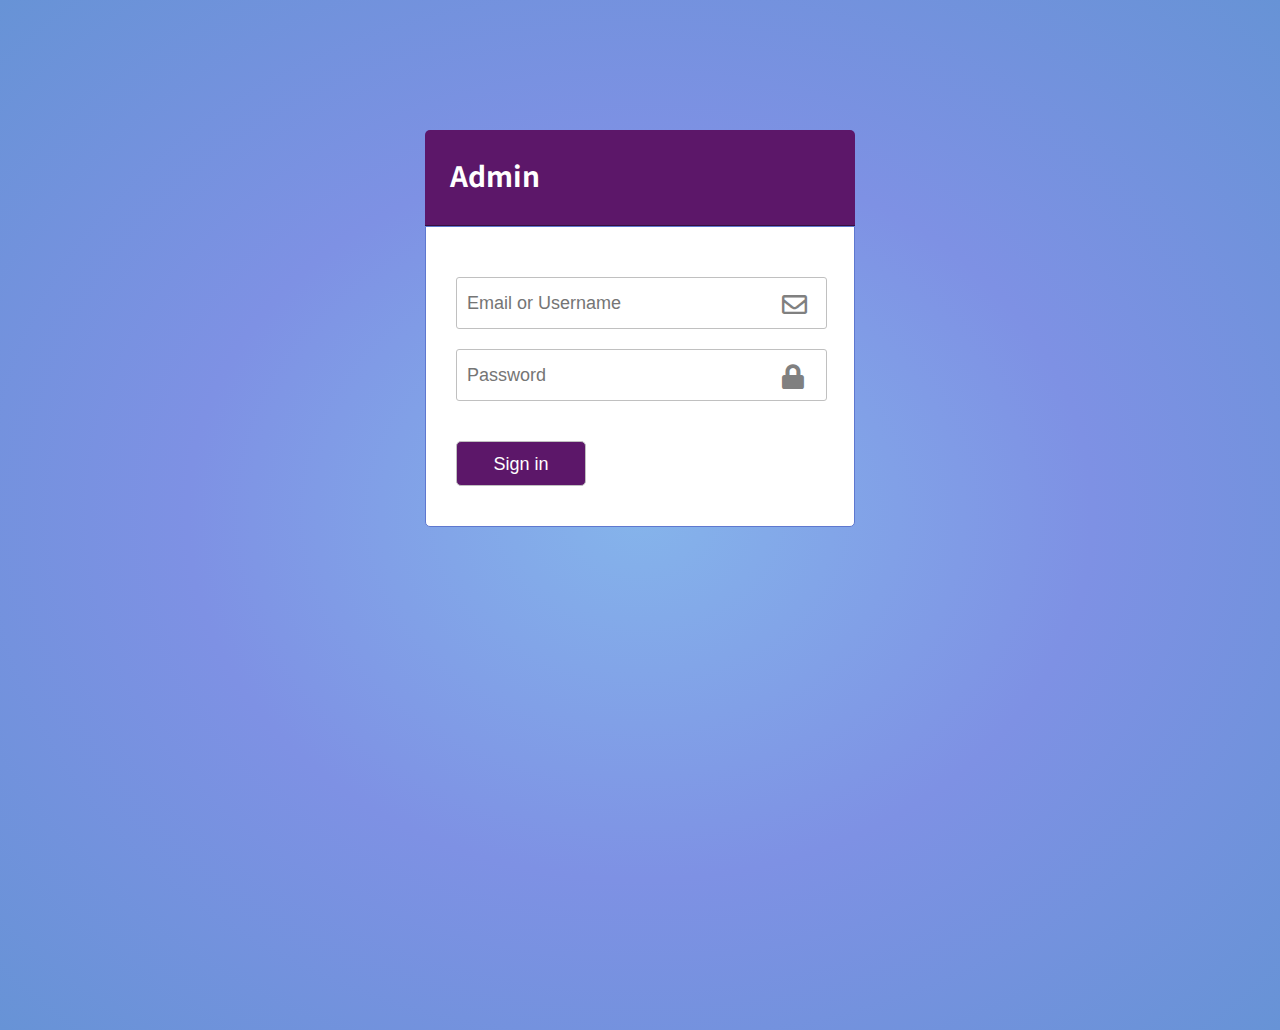
<file: doctorappointment/doctorappointment/admin.html>
<!DOCTYPE html>

<html lang="en">
   <head>
      <meta charset="UTF-8">
      <title>Login Form</title>
      <link rel="stylesheet" href="adminstyle.css">
      <link rel="stylesheet" href="https://use.fontawesome.com/releases/v5.6.3/css/all.css">
   </head>
   <body>
      <div class="center">
         <div class="header">
            Admin 
         </div>
         <form>
            <input type="text" placeholder="Email or Username">
            <i class="far fa-envelope"></i>
            <input id="pswrd" type="password" placeholder="Password">
            <i class="fas fa-lock" onclick="show()"></i>
            <input type="submit" value="Sign in">
        
         </form>
      </div>
      <script>
         function show(){
          var pswrd = document.getElementById('pswrd');
          var icon = document.querySelector('.fas');
          if (pswrd.type === "password") {
           pswrd.type = "text";
           pswrd.style.marginTop = "20px";
           icon.style.color = "#7f2092";
          }else{
           pswrd.type = "password";
           icon.style.color = "grey";
          }
         }
      </script>
   </body>
</html>
</file>
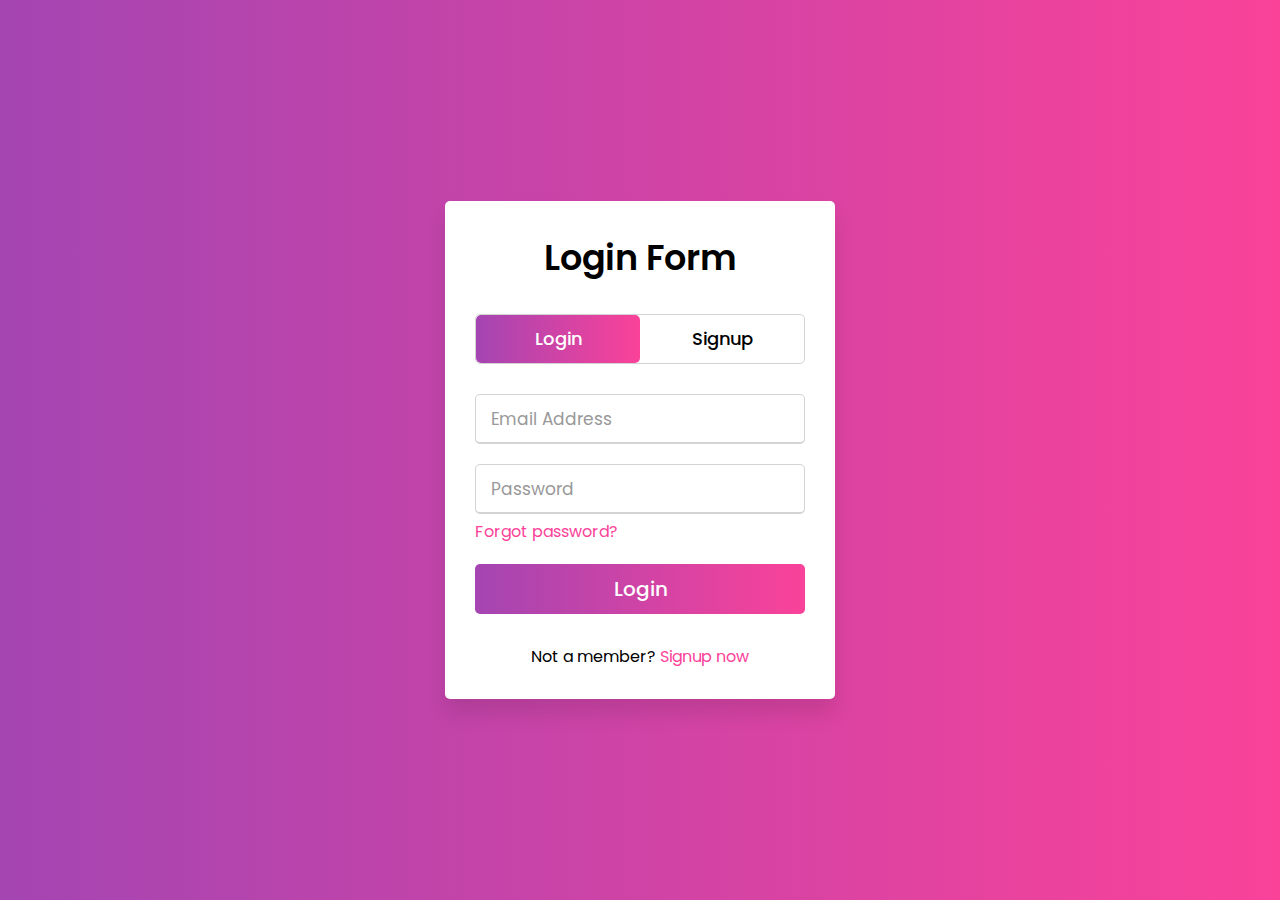
<file: doctorappointment/doctorappointment/login.html>
<!DOCTYPE html>
<html lang="en" dir="ltr">
  <head>
    <meta charset="utf-8">
    <title>Login & Signup Form  </title>
    <link rel="stylesheet" href="style.css">
    <meta name="viewport" content="width=device-width, initial-scale=1.0">
  </head>
  <body>
    <div class="wrapper">
      <div class="title-text">
        <div class="title login">Login Form</div>
        <div class="title signup">Signup Form</div>
      </div>
      <div class="form-container">
        <div class="slide-controls">
          <input type="radio" name="slide" id="login" checked>
          <input type="radio" name="slide" id="signup">
          <label for="login" class="slide login">Login</label>
          <label for="signup" class="slide signup">Signup</label>
          <div class="slider-tab"></div>
        </div>
        <div class="form-inner">
          <form action="#" class="login">
            <div class="field">
              <input type="text" placeholder="Email Address" required>
            </div>
            <div class="field">
              <input type="password" placeholder="Password" required>
            </div>
            <div class="pass-link"><a href="#">Forgot password?</a></div>
            <div class="field btn">
              <div class="btn-layer"></div>
              <input type="submit" value="Login">
            </div>
            <div class="signup-link">Not a member? <a href="">Signup now</a></div>
          </form>
          <form action="#" class="signup">
            <div class="field">
              <input type="text" placeholder="Email Address" required>
            </div>
            <div class="field">
              <input type="password" placeholder="Password" required>
            </div>
            <div class="field">
              <input type="password" placeholder="Confirm password" required>
            </div>
            <div class="field btn">
              <div class="btn-layer"></div>
              <input type="submit" value="Signup">
            </div>
          </form>
        </div>
      </div>
    </div>

    <script>
      const loginText = document.querySelector(".title-text .login");
      const loginForm = document.querySelector("form.login");
      const loginBtn = document.querySelector("label.login");
      const signupBtn = document.querySelector("label.signup");
      const signupLink = document.querySelector("form .signup-link a");
      signupBtn.onclick = (()=>{
        loginForm.style.marginLeft = "-50%";
        loginText.style.marginLeft = "-50%";
      });
      loginBtn.onclick = (()=>{
        loginForm.style.marginLeft = "0%";
        loginText.style.marginLeft = "0%";
      });
      signupLink.onclick = (()=>{
        signupBtn.click();
        return false;
      });
    </script>

  </body>
</html>
</file>
<file: doctorappointment/doctorappointment/adminstyle.css>
@import url('https://fonts.googleapis.com/css?family=Noto+Sans+TC&display=swap');
body{
 margin: 0;
 padding: 0;
 background: radial-gradient(#85b4eb,#7e91e4,#6793d6);
 height: 100vh;
 overflow: hidden;
 font-family: 'Noto Sans TC', sans-serif;
}
.center{
 width: 430px;
 margin: 130px auto;
 position: relative;
}
.center .header{
 font-size: 28px;
 font-weight: bold;
 color: white;
 padding: 25px 0 30px 25px;
 background: #5c1769;
 border-bottom: 1px solid #370e3f;
 border-radius: 5px 5px 0 0;
}
.center form{
 position: absolute;
 background: white;
 width: 100%;
 padding: 50px 10px 0 30px;
 box-sizing: border-box;
 border: 1px solid #5e78cf;
 border-radius: 0 0 5px 5px;
}
form input{
 height: 50px;
 width: 90%;
 padding: 0 10px;
 border-radius: 3px;
 border: 1px solid silver;
 font-size: 18px;
 outline: none;
}
form input[type="password"]{
 margin-top: 20px;
}
form i{
 position: absolute;
 font-size: 25px;
 color: grey;
 margin: 15px 0 0 -45px;
}
i.fa-lock{
 margin-top: 35px;
}
form input[type="submit"]{
 margin-top: 40px;
 margin-bottom: 40px;
 width: 130px;
 height: 45px;
 color: white;
 cursor: pointer;
 line-height: 45px;
 border-radius: 45px;
 border-radius: 5px;
 background: #5c1769;
}
form input[type="submit"]:hover{
 background: #491254;
 transition: .5s;
}
form a{
 text-decoration: none;
 font-size: 18px;
 color: #7f2092;
 padding: 0 0 0 20px;
}
</file>
<file: doctorappointment/doctorappointment/style.css>
@import url('https://fonts.googleapis.com/css?family=Poppins:400,500,600,700&display=swap');
*{
  margin: 0;
  padding: 0;
  box-sizing: border-box;
  font-family: 'Poppins', sans-serif;
}
html,body{
  display: grid;
  height: 100%;
  width: 100%;
  place-items: center;
  background: -webkit-linear-gradient(left, #a445b2, #fa4299);
}
::selection{
  background: #fa4299;
  color: #fff;
}
.wrapper{
  overflow: hidden;
  max-width: 390px;
  background: #fff;
  padding: 30px;
  border-radius: 5px;
  box-shadow: 0px 15px 20px rgba(0,0,0,0.1);
}
.wrapper .title-text{
  display: flex;
  width: 200%;
}
.wrapper .title{
  width: 50%;
  font-size: 35px;
  font-weight: 600;
  text-align: center;
  transition: all 0.6s cubic-bezier(0.68,-0.55,0.265,1.55);
}
.wrapper .slide-controls{
  position: relative;
  display: flex;
  height: 50px;
  width: 100%;
  overflow: hidden;
  margin: 30px 0 10px 0;
  justify-content: space-between;
  border: 1px solid lightgrey;
  border-radius: 5px;
}
.slide-controls .slide{
  height: 100%;
  width: 100%;
  color: #fff;
  font-size: 18px;
  font-weight: 500;
  text-align: center;
  line-height: 48px;
  cursor: pointer;
  z-index: 1;
  transition: all 0.6s ease;
}
.slide-controls label.signup{
  color: #000;
}
.slide-controls .slider-tab{
  position: absolute;
  height: 100%;
  width: 50%;
  left: 0;
  z-index: 0;
  border-radius: 5px;
  background: -webkit-linear-gradient(left, #a445b2, #fa4299);
  transition: all 0.6s cubic-bezier(0.68,-0.55,0.265,1.55);
}
input[type="radio"]{
  display: none;
}
#signup:checked ~ .slider-tab{
  left: 50%;
}
#signup:checked ~ label.signup{
  color: #fff;
  cursor: default;
  user-select: none;
}
#signup:checked ~ label.login{
  color: #000;
}
#login:checked ~ label.signup{
  color: #000;
}
#login:checked ~ label.login{
  cursor: default;
  user-select: none;
}
.wrapper .form-container{
  width: 100%;
  overflow: hidden;
}
.form-container .form-inner{
  display: flex;
  width: 200%;
}
.form-container .form-inner form{
  width: 50%;
  transition: all 0.6s cubic-bezier(0.68,-0.55,0.265,1.55);
}
.form-inner form .field{
  height: 50px;
  width: 100%;
  margin-top: 20px;
}
.form-inner form .field input{
  height: 100%;
  width: 100%;
  outline: none;
  padding-left: 15px;
  border-radius: 5px;
  border: 1px solid lightgrey;
  border-bottom-width: 2px;
  font-size: 17px;
  transition: all 0.3s ease;
}
.form-inner form .field input:focus{
  border-color: #fc83bb;
  /* box-shadow: inset 0 0 3px #fb6aae; */
}
.form-inner form .field input::placeholder{
  color: #999;
  transition: all 0.3s ease;
}
form .field input:focus::placeholder{
  color: #b3b3b3;
}
.form-inner form .pass-link{
  margin-top: 5px;
}
.form-inner form .signup-link{
  text-align: center;
  margin-top: 30px;
}
.form-inner form .pass-link a,
.form-inner form .signup-link a{
  color: #fa4299;
  text-decoration: none;
}
.form-inner form .pass-link a:hover,
.form-inner form .signup-link a:hover{
  text-decoration: underline;
}
form .btn{
  height: 50px;
  width: 100%;
  border-radius: 5px;
  position: relative;
  overflow: hidden;
}
form .btn .btn-layer{
  height: 100%;
  width: 300%;
  position: absolute;
  left: -100%;
  background: -webkit-linear-gradient(right, #a445b2, #fa4299, #a445b2, #fa4299);
  border-radius: 5px;
  transition: all 0.4s ease;;
}
form .btn:hover .btn-layer{
  left: 0;
}
form .btn input[type="submit"]{
  height: 100%;
  width: 100%;
  z-index: 1;
  position: relative;
  background: none;
  border: none;
  color: #fff;
  padding-left: 0;
  border-radius: 5px;
  font-size: 20px;
  font-weight: 500;
  cursor: pointer;
}
</file>
